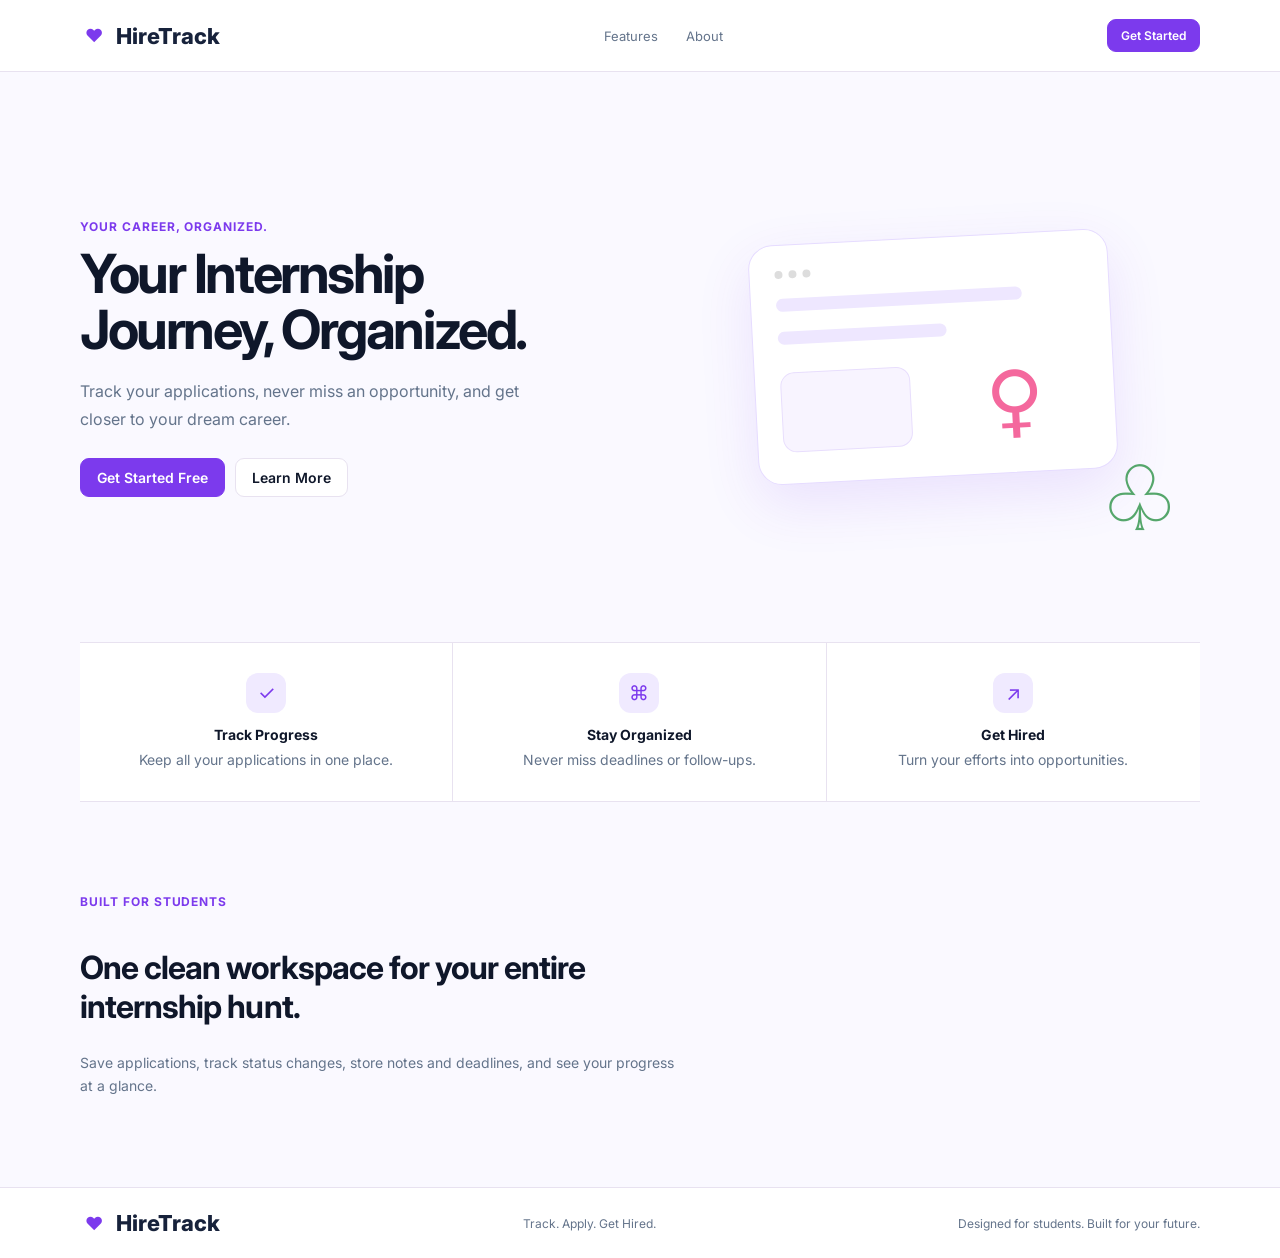
<file: index.html>
<!DOCTYPE html>
<html lang="en">
<head>
  <meta charset="UTF-8">
  <meta name="viewport" content="width=device-width, initial-scale=1.0">
  <title>HireTrack — Track. Apply. Get Hired.</title>
  <link rel="preconnect" href="https://fonts.googleapis.com">
  <link rel="preconnect" href="https://fonts.gstatic.com" crossorigin>
  <link href="https://fonts.googleapis.com/css2?family=Inter:wght@400;500;600;700;800&display=swap" rel="stylesheet">
  <link rel="stylesheet" href="style.css">
</head>
<body>
  <header class="landing-nav">
    <a class="brand" href="index.html"><span class="brand-mark">♥</span><span>HireTrack</span></a>
    <nav>
      <a href="#features">Features</a>
      <a href="#about">About</a>
    </nav>
    <a class="btn btn-primary btn-sm" href="dashboard.html">Get Started</a>
  </header>

  <main>
    <section class="hero landing-container">
      <div class="hero-copy">
        <span class="eyebrow">Your career, organized.</span>
        <h1>Your Internship<br>Journey, Organized.</h1>
        <p>Track your applications, never miss an opportunity, and get closer to your dream career.</p>
        <div class="hero-actions">
          <a class="btn btn-primary" href="dashboard.html">Get Started Free</a>
          <a class="btn btn-secondary" href="#features">Learn More</a>
        </div>
      </div>
      <div class="hero-art" aria-label="Illustration placeholder">
        <div class="art-window">
          <div class="art-top"><i></i><i></i><i></i></div>
          <div class="art-line w80"></div>
          <div class="art-line w55"></div>
          <div class="art-card"></div>
          <div class="art-person">♀</div>
        </div>
        <div class="plant">♧</div>
      </div>
    </section>

    <section id="features" class="feature-strip landing-container">
      <article><div class="feature-icon">✓</div><h3>Track Progress</h3><p>Keep all your applications in one place.</p></article>
      <article><div class="feature-icon">⌘</div><h3>Stay Organized</h3><p>Never miss deadlines or follow-ups.</p></article>
      <article><div class="feature-icon">↗</div><h3>Get Hired</h3><p>Turn your efforts into opportunities.</p></article>
    </section>

    <section id="about" class="simple-section landing-container">
      <span class="eyebrow">Built for students</span>
      <h2>One clean workspace for your entire internship hunt.</h2>
      <p>Save applications, track status changes, store notes and deadlines, and see your progress at a glance.</p>
    </section>
  </main>

  <footer class="landing-footer">
    <div class="landing-container footer-inner">
      <a class="brand" href="index.html"><span class="brand-mark">♥</span><span>HireTrack</span></a>
      <span>Track. Apply. Get Hired.</span>
      <span>Designed for students. Built for your future.</span>
    </div>
  </footer>
</body>
</html>
</file>
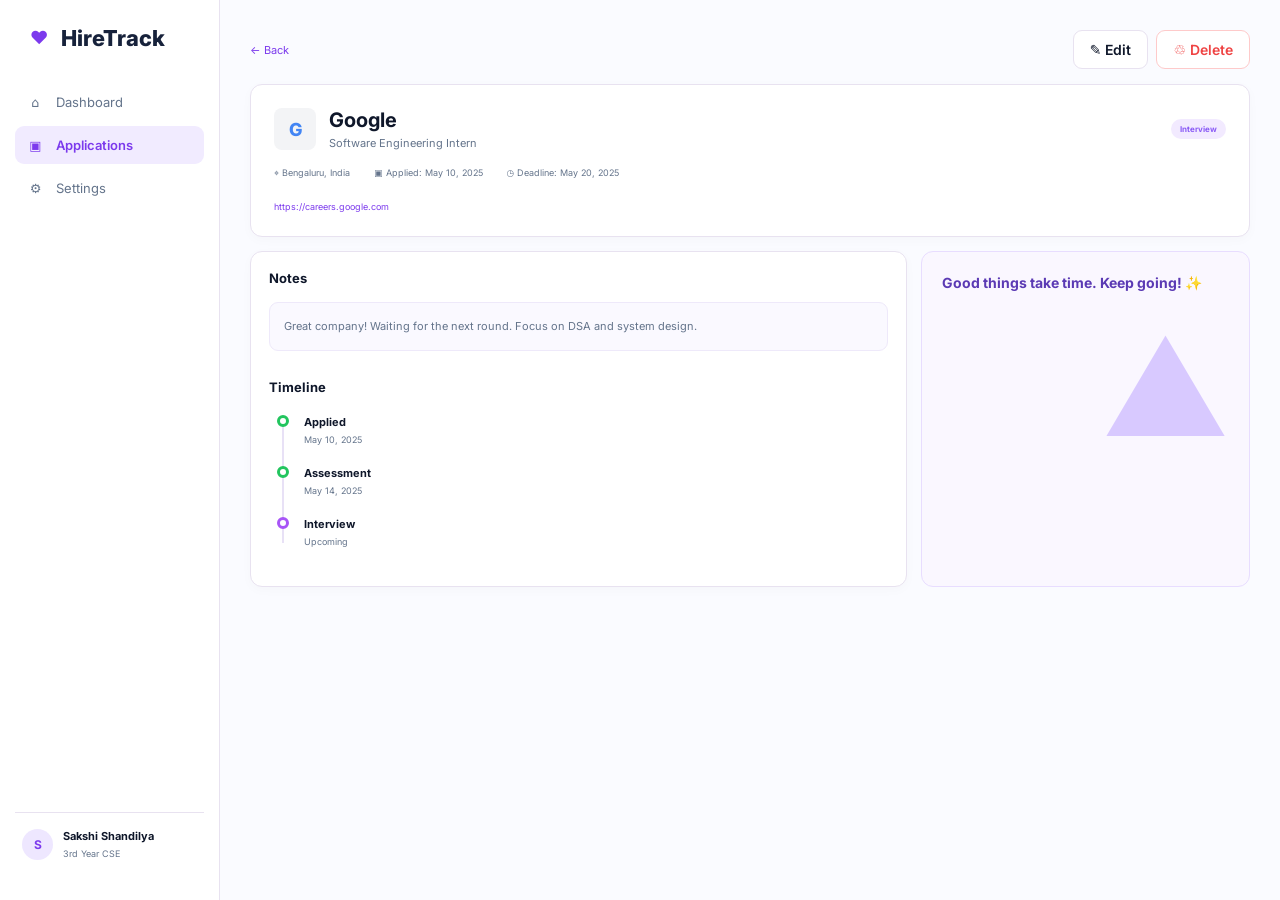
<file: application-details.html>
<!DOCTYPE html>
<html lang="en">
<head>
  <meta charset="UTF-8">
  <meta name="viewport" content="width=device-width, initial-scale=1.0">
  <title>Application Details — HireTrack</title>
  <link rel="preconnect" href="https://fonts.googleapis.com">
  <link rel="preconnect" href="https://fonts.gstatic.com" crossorigin>
  <link href="https://fonts.googleapis.com/css2?family=Inter:wght@400;500;600;700;800&display=swap" rel="stylesheet">
  <link rel="stylesheet" href="style.css">
</head>
<body class="app-body">
  <div class="app-shell">
    <aside class="sidebar">
      <a class="brand" href="dashboard.html"><span class="brand-mark">♥</span><span>HireTrack</span></a>
      <nav class="side-nav">
        <a href="dashboard.html"><span>⌂</span>Dashboard</a>
        <a class="active" href="applications.html"><span>▣</span>Applications</a>
        <a href="settings.html"><span>⚙</span>Settings</a>
      </nav>
      <div class="sidebar-user"><div class="avatar">S</div><div><strong>Sakshi Shandilya</strong><small>3rd Year CSE</small></div></div>
    </aside>

    <main class="app-main">
      <div class="detail-toolbar">
        <a href="applications.html" class="back-link">← Back</a>
        <div><button class="btn btn-secondary">✎ Edit</button><button class="btn btn-danger">♲ Delete</button></div>
      </div>

      <section class="panel detail-header">
        <div class="detail-title"><span class="company-icon google big">G</span><div><h1>Google</h1><p>Software Engineering Intern</p></div><span class="pill interview">Interview</span></div>
        <div class="detail-meta"><span>⌖ Bengaluru, India</span><span>▣ Applied: May 10, 2025</span><span>◷ Deadline: May 20, 2025</span></div>
        <a href="#">https://careers.google.com</a>
      </section>

      <section class="detail-grid">
        <div class="panel">
          <div class="panel-head"><h2>Notes</h2></div>
          <p class="note-box">Great company! Waiting for the next round. Focus on DSA and system design.</p>
          <div class="panel-head timeline-head"><h2>Timeline</h2></div>
          <div class="timeline">
            <div class="timeline-item done"><i></i><div><b>Applied</b><small>May 10, 2025</small></div></div>
            <div class="timeline-item done"><i></i><div><b>Assessment</b><small>May 14, 2025</small></div></div>
            <div class="timeline-item current"><i></i><div><b>Interview</b><small>Upcoming</small></div></div>
          </div>
        </div>
        <div class="detail-tip"><h3>Good things take time. Keep going! ✨</h3><div class="mountain-art">▲</div></div>
      </section>
    </main>
  </div>
</body>
</html>
</file>
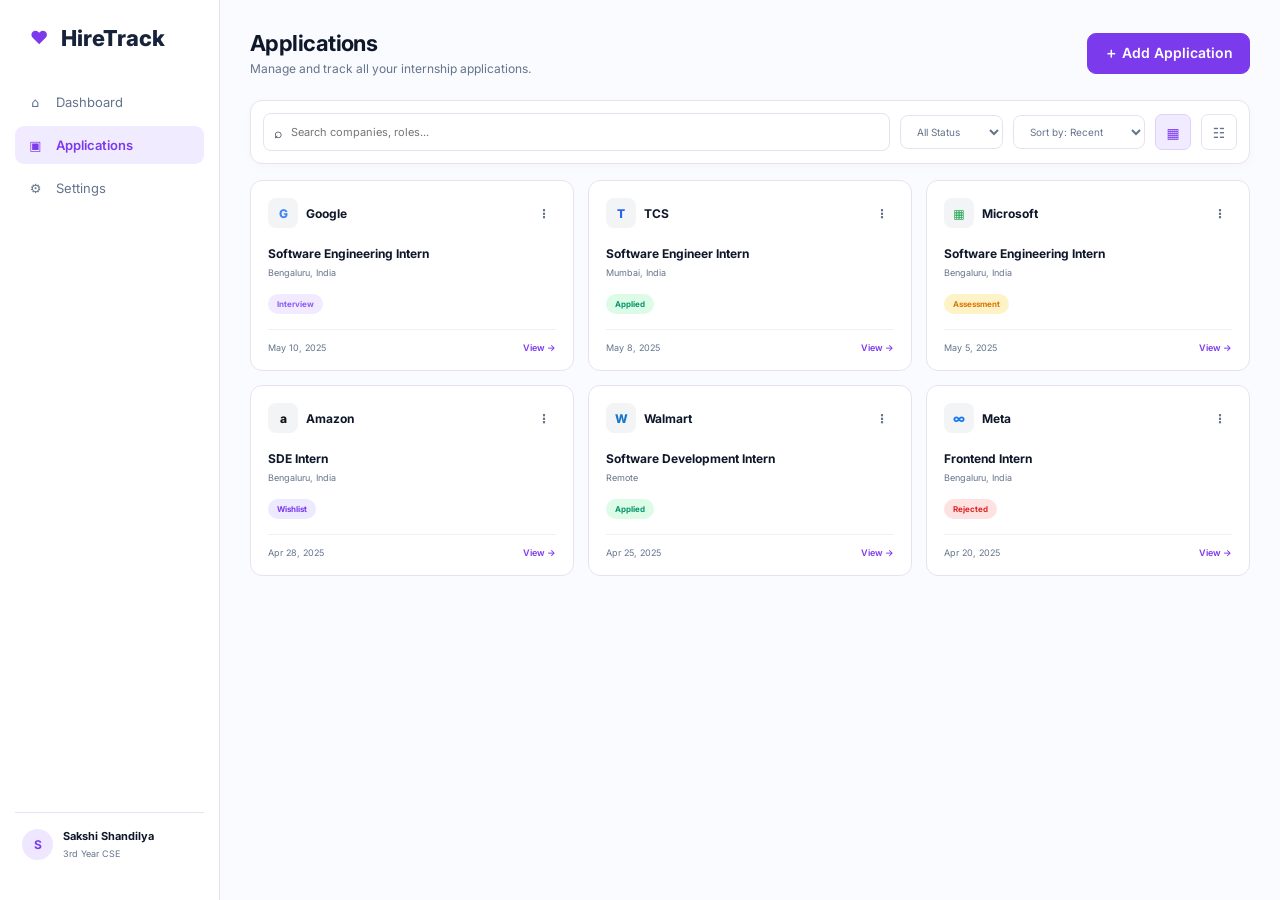
<file: applications.html>
<!DOCTYPE html>
<html lang="en">
<head>
  <meta charset="UTF-8">
  <meta name="viewport" content="width=device-width, initial-scale=1.0">
  <title>Applications — HireTrack</title>
  <link rel="preconnect" href="https://fonts.googleapis.com">
  <link rel="preconnect" href="https://fonts.gstatic.com" crossorigin>
  <link href="https://fonts.googleapis.com/css2?family=Inter:wght@400;500;600;700;800&display=swap" rel="stylesheet">
  <link rel="stylesheet" href="style.css">
</head>
<body class="app-body">
  <div class="app-shell">
    <aside class="sidebar">
      <a class="brand" href="dashboard.html"><span class="brand-mark">♥</span><span>HireTrack</span></a>
      <nav class="side-nav">
        <a href="dashboard.html"><span>⌂</span>Dashboard</a>
        <a class="active" href="applications.html"><span>▣</span>Applications</a>
        <a href="settings.html"><span>⚙</span>Settings</a>
      </nav>
      <div class="sidebar-user"><div class="avatar">S</div><div><strong>Sakshi Shandilya</strong><small>3rd Year CSE</small></div></div>
    </aside>

    <main class="app-main">
      <div class="topbar">
        <div><h1>Applications</h1><p>Manage and track all your internship applications.</p></div>
        <button class="btn btn-primary" data-open-modal>＋ Add Application</button>
      </div>

      <div class="toolbar panel">
        <div class="search-box"><span>⌕</span><input id="searchInput" type="search" placeholder="Search companies, roles..."></div>
        <select id="statusFilter"><option>All Status</option><option>Applied</option><option>Interview</option><option>Assessment</option><option>Rejected</option><option>Selected</option></select>
        <select id="sortFilter"><option>Sort by: Recent</option><option>Sort by: Company</option><option>Sort by: Status</option></select>
        <button class="view-btn active">▦</button><button class="view-btn">☷</button>
      </div>

      <section id="applicationCards" class="cards-grid">
        <article class="application-card" data-company="Google" data-role="Software Engineering Intern" data-status="Interview">
          <div class="card-company"><span class="company-icon google">G</span><span>Google</span><button>⋮</button></div>
          <h3>Software Engineering Intern</h3><p>Bengaluru, India</p><span class="pill interview">Interview</span><div class="card-bottom"><small>May 10, 2025</small><a href="application-details.html">View →</a></div>
        </article>
        <article class="application-card" data-company="TCS" data-role="Software Engineer Intern" data-status="Applied">
          <div class="card-company"><span class="company-icon tcs">T</span><span>TCS</span><button>⋮</button></div>
          <h3>Software Engineer Intern</h3><p>Mumbai, India</p><span class="pill applied">Applied</span><div class="card-bottom"><small>May 8, 2025</small><a href="application-details.html">View →</a></div>
        </article>
        <article class="application-card" data-company="Microsoft" data-role="Software Engineering Intern" data-status="Assessment">
          <div class="card-company"><span class="company-icon microsoft">▦</span><span>Microsoft</span><button>⋮</button></div>
          <h3>Software Engineering Intern</h3><p>Bengaluru, India</p><span class="pill assessment">Assessment</span><div class="card-bottom"><small>May 5, 2025</small><a href="application-details.html">View →</a></div>
        </article>
        <article class="application-card" data-company="Amazon" data-role="SDE Intern" data-status="Wishlist">
          <div class="card-company"><span class="company-icon amazon">a</span><span>Amazon</span><button>⋮</button></div>
          <h3>SDE Intern</h3><p>Bengaluru, India</p><span class="pill wishlist">Wishlist</span><div class="card-bottom"><small>Apr 28, 2025</small><a href="application-details.html">View →</a></div>
        </article>
        <article class="application-card" data-company="Walmart" data-role="Software Development Intern" data-status="Applied">
          <div class="card-company"><span class="company-icon walmart">W</span><span>Walmart</span><button>⋮</button></div>
          <h3>Software Development Intern</h3><p>Remote</p><span class="pill applied">Applied</span><div class="card-bottom"><small>Apr 25, 2025</small><a href="application-details.html">View →</a></div>
        </article>
        <article class="application-card" data-company="Meta" data-role="Frontend Intern" data-status="Rejected">
          <div class="card-company"><span class="company-icon meta">∞</span><span>Meta</span><button>⋮</button></div>
          <h3>Frontend Intern</h3><p>Bengaluru, India</p><span class="pill rejected">Rejected</span><div class="card-bottom"><small>Apr 20, 2025</small><a href="application-details.html">View →</a></div>
        </article>
      </section>
    </main>
  </div>
  <div id="modalRoot"></div>
  <script src="app.js"></script>
</body>
</html>
</file>
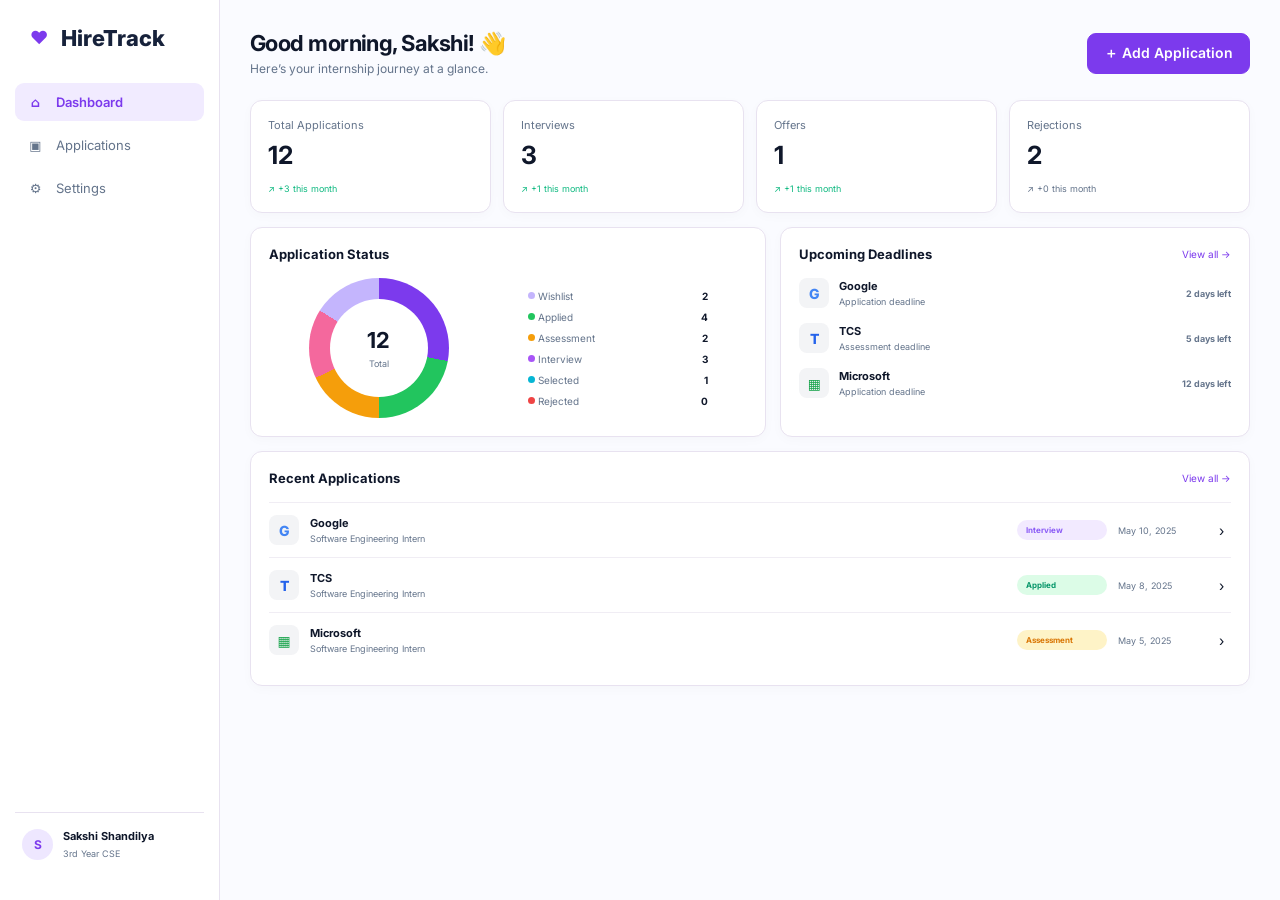
<file: dashboard.html>
<!DOCTYPE html>
<html lang="en">
<head>
  <meta charset="UTF-8">
  <meta name="viewport" content="width=device-width, initial-scale=1.0">
  <title>Dashboard — HireTrack</title>
  <link rel="preconnect" href="https://fonts.googleapis.com">
  <link rel="preconnect" href="https://fonts.gstatic.com" crossorigin>
  <link href="https://fonts.googleapis.com/css2?family=Inter:wght@400;500;600;700;800&display=swap" rel="stylesheet">
  <link rel="stylesheet" href="style.css">
</head>
<body class="app-body">
  <div class="app-shell">
    <aside class="sidebar">
      <a class="brand" href="dashboard.html"><span class="brand-mark">♥</span><span>HireTrack</span></a>
      <nav class="side-nav">
        <a class="active" href="dashboard.html"><span>⌂</span>Dashboard</a>
        <a href="applications.html"><span>▣</span>Applications</a>
        <a href="settings.html"><span>⚙</span>Settings</a>
      </nav>
      <div class="sidebar-user">
        <div class="avatar">S</div>
        <div><strong>Sakshi Shandilya</strong><small>3rd Year CSE</small></div>
      </div>
    </aside>

    <main class="app-main">
      <div class="topbar">
        <div>
          <h1>Good morning, Sakshi! 👋</h1>
          <p>Here’s your internship journey at a glance.</p>
        </div>
        <button class="btn btn-primary" data-open-modal>＋ Add Application</button>
      </div>

      <section class="stats-grid">
        <div class="stat-card"><span>Total Applications</span><strong id="totalApplications">12</strong><small class="positive">↗ +3 this month</small></div>
        <div class="stat-card"><span>Interviews</span><strong>3</strong><small class="positive">↗ +1 this month</small></div>
        <div class="stat-card"><span>Offers</span><strong>1</strong><small class="positive">↗ +1 this month</small></div>
        <div class="stat-card"><span>Rejections</span><strong>2</strong><small>↗ +0 this month</small></div>
      </section>

      <section class="dashboard-grid">
        <div class="panel status-panel">
          <div class="panel-head"><h2>Application Status</h2></div>
          <div class="status-content">
            <div class="donut"><div><strong>12</strong><span>Total</span></div></div>
            <ul class="legend">
              <li><span class="dot wishlist"></span>Wishlist <b>2</b></li>
              <li><span class="dot applied"></span>Applied <b>4</b></li>
              <li><span class="dot assessment"></span>Assessment <b>2</b></li>
              <li><span class="dot interview"></span>Interview <b>3</b></li>
              <li><span class="dot selected"></span>Selected <b>1</b></li>
              <li><span class="dot rejected"></span>Rejected <b>0</b></li>
            </ul>
          </div>
        </div>

        <div class="panel">
          <div class="panel-head"><h2>Upcoming Deadlines</h2><a href="applications.html">View all →</a></div>
          <div class="deadline-list">
            <div><span class="company-icon google">G</span><div><b>Google</b><small>Application deadline</small></div><strong>2 days left</strong></div>
            <div><span class="company-icon tcs">T</span><div><b>TCS</b><small>Assessment deadline</small></div><strong>5 days left</strong></div>
            <div><span class="company-icon microsoft">▦</span><div><b>Microsoft</b><small>Application deadline</small></div><strong>12 days left</strong></div>
          </div>
        </div>
      </section>

      <section class="panel">
        <div class="panel-head"><h2>Recent Applications</h2><a href="applications.html">View all →</a></div>
        <div class="application-list">
          <a class="application-row" href="application-details.html"><span class="company-icon google">G</span><div><b>Google</b><small>Software Engineering Intern</small></div><span class="pill interview">Interview</span><time>May 10, 2025</time><span>›</span></a>
          <a class="application-row" href="application-details.html"><span class="company-icon tcs">T</span><div><b>TCS</b><small>Software Engineering Intern</small></div><span class="pill applied">Applied</span><time>May 8, 2025</time><span>›</span></a>
          <a class="application-row" href="application-details.html"><span class="company-icon microsoft">▦</span><div><b>Microsoft</b><small>Software Engineering Intern</small></div><span class="pill assessment">Assessment</span><time>May 5, 2025</time><span>›</span></a>
        </div>
      </section>
    </main>
  </div>

  <div id="modalRoot"></div>
  <script src="app.js"></script>
</body>
</html>
</file>
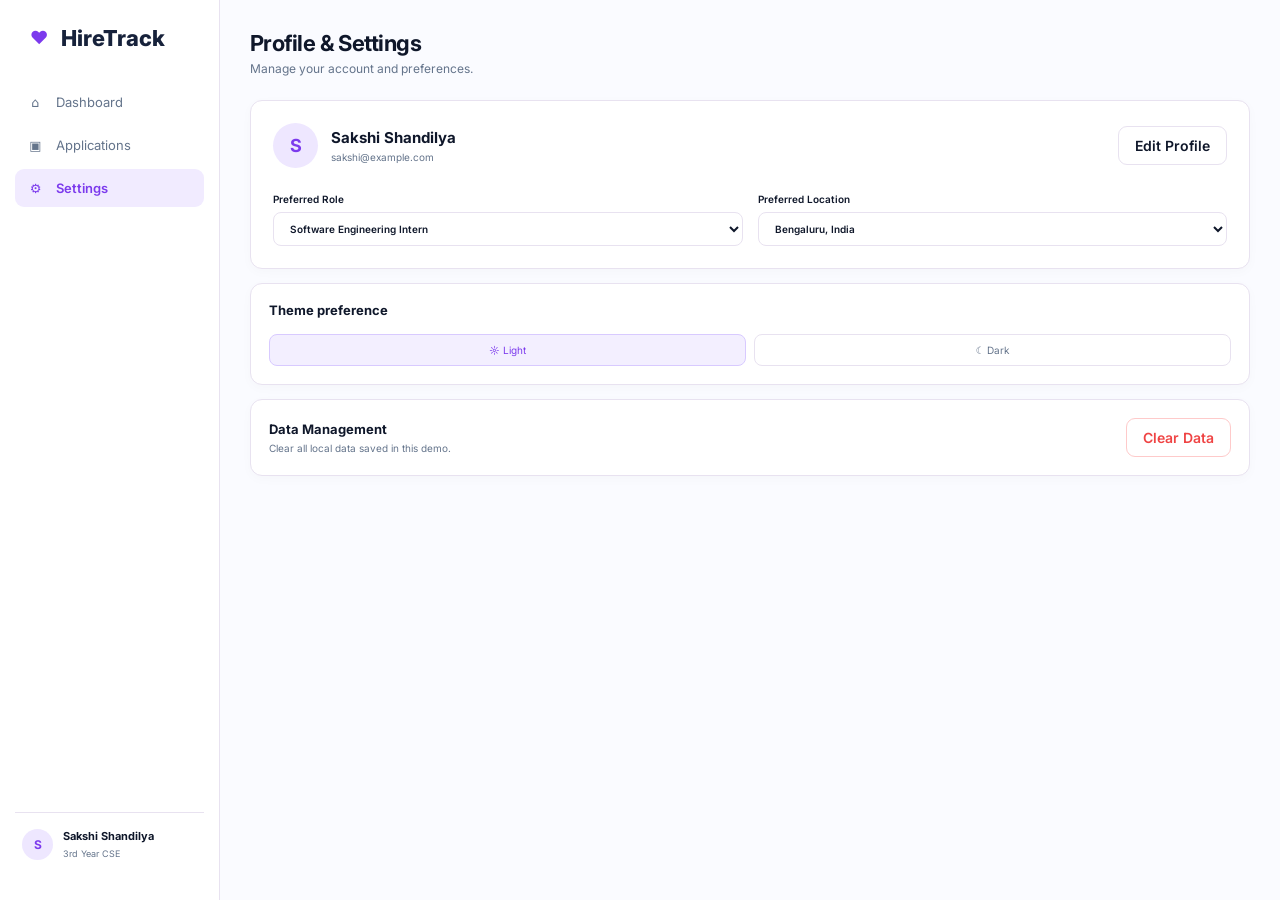
<file: settings.html>
<!DOCTYPE html>
<html lang="en">
<head>
  <meta charset="UTF-8">
  <meta name="viewport" content="width=device-width, initial-scale=1.0">
  <title>Profile & Settings — HireTrack</title>
  <link rel="preconnect" href="https://fonts.googleapis.com">
  <link rel="preconnect" href="https://fonts.gstatic.com" crossorigin>
  <link href="https://fonts.googleapis.com/css2?family=Inter:wght@400;500;600;700;800&display=swap" rel="stylesheet">
  <link rel="stylesheet" href="style.css">
</head>
<body class="app-body">
  <div class="app-shell">
    <aside class="sidebar">
      <a class="brand" href="dashboard.html"><span class="brand-mark">♥</span><span>HireTrack</span></a>
      <nav class="side-nav">
        <a href="dashboard.html"><span>⌂</span>Dashboard</a>
        <a href="applications.html"><span>▣</span>Applications</a>
        <a class="active" href="settings.html"><span>⚙</span>Settings</a>
      </nav>
      <div class="sidebar-user"><div class="avatar">S</div><div><strong>Sakshi Shandilya</strong><small>3rd Year CSE</small></div></div>
    </aside>

    <main class="app-main">
      <div class="topbar"><div><h1>Profile & Settings</h1><p>Manage your account and preferences.</p></div></div>
      <section class="panel profile-card">
        <div class="profile-head"><div class="profile-avatar">S</div><div><h2>Sakshi Shandilya</h2><p>sakshi@example.com</p></div><button class="btn btn-secondary">Edit Profile</button></div>
        <div class="form-grid">
          <label>Preferred Role<select><option>Software Engineering Intern</option><option>Frontend Intern</option><option>Data Analyst Intern</option></select></label>
          <label>Preferred Location<select><option>Bengaluru, India</option><option>Remote</option><option>Mumbai, India</option></select></label>
        </div>
      </section>

      <section class="panel">
        <div class="panel-head"><h2>Theme preference</h2></div>
        <div class="theme-toggle"><button class="active" data-theme="light">☼ Light</button><button data-theme="dark">☾ Dark</button></div>
      </section>

      <section class="panel danger-panel">
        <div><h2>Data Management</h2><p>Clear all local data saved in this demo.</p></div>
        <button class="btn btn-danger" id="clearData">Clear Data</button>
      </section>
    </main>
  </div>
  <script src="app.js"></script>
</body>
</html>
</file>
<file: style.css>
:root{
  --primary:#7c3aed; --primary-2:#8b5cf6; --accent:#f4689d;
  --bg:#faf9ff; --surface:#fff; --text:#0f172a; --muted:#64748b;
  --border:#e8e2f0; --hover:#ede9fe; --success:#10b981; --warning:#f59e0b; --error:#ef4444;
  --radius:12px; --shadow:0 8px 24px rgba(15,23,42,.06);
}
*{box-sizing:border-box}
html{scroll-behavior:smooth}
body{margin:0;font-family:Inter,system-ui,sans-serif;color:var(--text);background:var(--bg);font-size:14px}
a{text-decoration:none;color:inherit}
button,input,select{font:inherit}
button{cursor:pointer}
.landing-container{width:min(1120px,calc(100% - 40px));margin:auto}
.brand{display:flex;align-items:center;gap:9px;font-weight:800;font-size:22px;color:#17223b}
.brand-mark{display:inline-grid;place-items:center;width:27px;height:27px;color:var(--primary);font-size:18px}
.landing-nav{height:72px;background:#fff;border-bottom:1px solid var(--border);display:flex;align-items:center;justify-content:space-between;padding:0 max(20px,calc((100% - 1120px)/2))}
.landing-nav nav{display:flex;gap:28px;color:var(--muted);font-size:13px}
.btn{border:1px solid var(--border);border-radius:9px;padding:10px 16px;background:#fff;font-weight:600;transition:.2s}
.btn:hover{transform:translateY(-1px);box-shadow:var(--shadow)}
.btn-primary{background:var(--primary);border-color:var(--primary);color:#fff}
.btn-secondary{background:#fff;color:var(--text)}
.btn-danger{background:#fff;color:var(--error);border-color:#fecaca}
.btn-sm{padding:8px 13px;font-size:12px}
.hero{min-height:570px;display:grid;grid-template-columns:1fr 1fr;align-items:center;gap:50px}
.eyebrow{display:inline-block;color:var(--primary);font-size:12px;font-weight:700;text-transform:uppercase;letter-spacing:.08em;margin-bottom:12px}
.hero h1{font-size:54px;line-height:1.04;margin:0 0 20px;letter-spacing:-.045em}
.hero p{max-width:470px;color:var(--muted);font-size:16px;line-height:1.7}
.hero-actions{display:flex;gap:10px;margin-top:25px}
.hero-art{height:390px;position:relative;display:grid;place-items:center}
.art-window{width:360px;height:240px;border:1px solid #e6dcff;border-radius:24px;background:#fff;box-shadow:0 20px 55px rgba(124,58,237,.12);padding:25px;transform:rotate(-3deg)}
.art-top{display:flex;gap:6px}.art-top i{width:8px;height:8px;border-radius:50%;background:#ddd}
.art-line{height:13px;border-radius:10px;background:#eee7ff;margin-top:20px}.w80{width:80%}.w55{width:55%}
.art-card{width:130px;height:80px;border-radius:14px;background:#f8f4ff;margin-top:28px;border:1px solid #e8defd}
.art-person{position:absolute;font-size:80px;color:var(--accent);right:70px;bottom:25px}
.plant{position:absolute;font-size:90px;color:#55a66b;right:20px;bottom:0}
.feature-strip{display:grid;grid-template-columns:repeat(3,1fr);border-top:1px solid var(--border);border-bottom:1px solid var(--border);background:#fff}
.feature-strip article{padding:30px;text-align:center;border-right:1px solid var(--border)}.feature-strip article:last-child{border:0}
.feature-icon{margin:auto;width:40px;height:40px;display:grid;place-items:center;background:#f0eaff;color:var(--primary);border-radius:12px;font-size:20px}
.feature-strip h3{font-size:14px;margin:13px 0 6px}.feature-strip p,.simple-section p{color:var(--muted);margin:0;line-height:1.6}
.simple-section{padding:90px 0}.simple-section h2{font-size:32px;max-width:620px;letter-spacing:-.03em}.simple-section p{max-width:600px}
.landing-footer{border-top:1px solid var(--border);background:#fff}.footer-inner{min-height:70px;display:flex;align-items:center;justify-content:space-between;color:var(--muted);font-size:12px}

.app-body{min-height:100vh;background:#fafbff}.app-shell{display:flex;min-height:100vh}
.sidebar{width:220px;background:#fff;border-right:1px solid var(--border);padding:24px 15px;display:flex;flex-direction:column;position:fixed;inset:0 auto 0 0}
.sidebar .brand{padding:0 10px 32px}.side-nav{display:grid;gap:5px}.side-nav a{display:flex;align-items:center;gap:12px;padding:11px 12px;border-radius:9px;color:var(--muted);font-size:13px}.side-nav a:hover,.side-nav a.active{background:#f1ebff;color:var(--primary);font-weight:600}.side-nav a span{width:17px;text-align:center}
.sidebar-user{margin-top:auto;border-top:1px solid var(--border);padding:16px 7px;display:flex;align-items:center;gap:10px}.avatar{width:31px;height:31px;border-radius:50%;display:grid;place-items:center;background:#eee7ff;color:var(--primary);font-weight:700;font-size:12px}.sidebar-user strong{font-size:11px;display:block}.sidebar-user small{color:var(--muted);font-size:9px}
.app-main{margin-left:220px;width:calc(100% - 220px);max-width:1280px;padding:30px}
.topbar,.detail-toolbar{display:flex;align-items:center;justify-content:space-between;margin-bottom:24px}.topbar h1{font-size:22px;margin:0 0 5px;letter-spacing:-.025em}.topbar p{margin:0;color:var(--muted);font-size:12px}
.stats-grid{display:grid;grid-template-columns:repeat(4,1fr);gap:12px;margin-bottom:14px}.stat-card,.panel{background:#fff;border:1px solid var(--border);border-radius:var(--radius);box-shadow:0 3px 12px rgba(15,23,42,.025)}.stat-card{padding:17px}.stat-card span{font-size:11px;color:var(--muted);display:block}.stat-card strong{display:block;font-size:25px;margin:8px 0}.stat-card small{font-size:9px;color:var(--muted)}.positive{color:var(--success)!important}
.dashboard-grid{display:grid;grid-template-columns:1.1fr 1fr;gap:14px;margin-bottom:14px}.panel{padding:18px}.panel-head{display:flex;justify-content:space-between;align-items:center;margin-bottom:16px}.panel-head h2{font-size:13px;margin:0}.panel-head a{font-size:10px;color:var(--primary)}
.status-content{display:flex;align-items:center;justify-content:space-around}.donut{width:140px;height:140px;border-radius:50%;background:conic-gradient(var(--primary) 0 28%,#22c55e 28% 50%,#f59e0b 50% 68%,#f4689d 68% 84%,#c4b5fd 84% 100%);display:grid;place-items:center}.donut:before{content:"";position:absolute;width:98px;height:98px;background:#fff;border-radius:50%}.donut>div{position:relative;text-align:center}.donut strong{font-size:22px;display:block}.donut span{font-size:9px;color:var(--muted)}
.legend{list-style:none;margin:0;padding:0;width:180px;display:grid;gap:9px}.legend li{display:grid;grid-template-columns:10px 1fr auto;align-items:center;font-size:10px;color:var(--muted)}.legend b{color:var(--text)}.dot{width:7px;height:7px;border-radius:50%}.wishlist{background:#c4b5fd}.applied{background:#22c55e}.assessment{background:#f59e0b}.interview{background:#a855f7}.selected{background:#06b6d4}.rejected{background:#ef4444}
.deadline-list{display:grid;gap:15px}.deadline-list>div{display:grid;grid-template-columns:30px 1fr auto;align-items:center;gap:10px}.company-icon{width:30px;height:30px;border-radius:8px;display:grid;place-items:center;font-weight:800;background:#f3f4f6}.company-icon.google{color:#4285f4}.company-icon.tcs{color:#2563eb}.company-icon.microsoft{color:#16a34a}.company-icon.amazon{color:#111}.company-icon.walmart{color:#1677c8}.company-icon.meta{color:#1877f2}.deadline-list b,.application-row b{display:block;font-size:11px}.deadline-list small,.application-row small{display:block;font-size:9px;color:var(--muted);margin-top:3px}.deadline-list strong{font-size:9px;color:var(--muted)}
.application-list{display:grid}.application-row{display:grid;grid-template-columns:30px 1fr 90px 90px 12px;align-items:center;gap:11px;padding:12px 0;border-top:1px solid #f0edf4}.application-row time{font-size:9px;color:var(--muted)}
.pill{display:inline-block;border-radius:20px;padding:5px 9px;font-size:8px;font-weight:700;background:#f3f4f6;color:#64748b}.pill.interview{background:#f2eaff;color:#8b5cf6}.pill.applied{background:#dcfce7;color:#059669}.pill.assessment{background:#fef3c7;color:#d97706}.pill.rejected{background:#fee2e2;color:#dc2626}.pill.wishlist{background:#ede9fe;color:#7c3aed}
.toolbar{display:flex;gap:10px;align-items:center;margin-bottom:16px;padding:12px}.search-box{height:38px;border:1px solid var(--border);border-radius:8px;display:flex;align-items:center;gap:7px;padding:0 10px;flex:1}.search-box input{border:0;outline:0;width:100%;font-size:11px}.toolbar select,.theme-toggle button,.form-grid select{border:1px solid var(--border);background:#fff;border-radius:8px;padding:9px 12px;color:var(--muted);font-size:10px}.view-btn{border:1px solid var(--border);background:#fff;border-radius:7px;width:36px;height:36px;color:var(--muted)}.view-btn.active{background:#f1ebff;color:var(--primary);border-color:#ddd0ff}
.cards-grid{display:grid;grid-template-columns:repeat(3,1fr);gap:14px}.application-card{background:#fff;border:1px solid var(--border);border-radius:12px;padding:17px;transition:.2s}.application-card:hover{transform:translateY(-2px);box-shadow:var(--shadow)}.card-company{display:flex;align-items:center;gap:8px;font-weight:700;font-size:12px}.card-company button{margin-left:auto;border:0;background:none;color:var(--muted)}.application-card h3{font-size:12px;margin:18px 0 6px}.application-card>p{font-size:9px;color:var(--muted);margin:0 0 15px}.card-bottom{border-top:1px solid #f1eef5;margin-top:15px;padding-top:12px;display:flex;justify-content:space-between}.card-bottom small{color:var(--muted);font-size:9px}.card-bottom a{font-size:9px;color:var(--primary);font-weight:600}
.detail-toolbar{margin-bottom:15px}.back-link{color:var(--primary);font-size:11px}.detail-toolbar>div{display:flex;gap:8px}.detail-header{padding:23px;margin-bottom:14px}.detail-title{display:flex;align-items:center;gap:13px}.detail-title h1{font-size:20px;margin:0}.detail-title p{font-size:11px;color:var(--muted);margin:4px 0 0}.company-icon.big{width:42px;height:42px;font-size:18px}.detail-title .pill{margin-left:auto}.detail-meta{display:flex;gap:24px;color:var(--muted);font-size:9px;margin:17px 0}.detail-header>a{font-size:9px;color:var(--primary)}.detail-grid{display:grid;grid-template-columns:2fr 1fr;gap:14px}.note-box{background:#faf9ff;border:1px solid #eee9fa;border-radius:9px;padding:14px;color:var(--muted);font-size:11px;line-height:1.7}.timeline-head{margin-top:28px}.timeline{position:relative;margin-left:8px}.timeline:before{content:"";position:absolute;left:5px;top:5px;bottom:5px;width:2px;background:#e8e1f6}.timeline-item{position:relative;display:flex;gap:15px;margin:20px 0}.timeline-item i{position:relative;z-index:1;width:12px;height:12px;border-radius:50%;background:#fff;border:3px solid #c4b5fd}.timeline-item.done i{border-color:#22c55e}.timeline-item.current i{border-color:#a855f7}.timeline-item b{display:block;font-size:11px}.timeline-item small{font-size:9px;color:var(--muted)}.detail-tip{border:1px solid #e8ddff;border-radius:12px;background:#faf7ff;padding:20px;overflow:hidden}.detail-tip h3{font-size:14px;line-height:1.5;margin:0;color:#5b3ab4}.mountain-art{text-align:right;font-size:130px;color:#d8c9ff;line-height:.7;margin-top:50px}
.profile-card{padding:22px;margin-bottom:14px}.profile-head{display:flex;align-items:center;gap:13px;margin-bottom:25px}.profile-head h2{font-size:15px;margin:0}.profile-head p{font-size:10px;color:var(--muted);margin:4px 0 0}.profile-head .btn{margin-left:auto}.profile-avatar{width:45px;height:45px;border-radius:50%;display:grid;place-items:center;background:#eee7ff;color:var(--primary);font-size:18px;font-weight:700}.form-grid{display:grid;grid-template-columns:1fr 1fr;gap:15px}.form-grid label{font-size:10px;font-weight:600;display:grid;gap:7px}.form-grid select{width:100%;color:var(--text)}.theme-toggle{display:flex;gap:8px}.theme-toggle button{flex:1}.theme-toggle button.active{background:#f3efff;color:var(--primary);border-color:#d8caff}.danger-panel{display:flex;align-items:center;justify-content:space-between;margin-top:14px}.danger-panel h2{font-size:13px;margin:0 0 5px}.danger-panel p{font-size:10px;color:var(--muted);margin:0}
.modal-backdrop{position:fixed;inset:0;background:rgba(15,23,42,.48);display:grid;place-items:center;padding:20px;z-index:20}.modal{width:min(520px,100%);background:#fff;border-radius:14px;box-shadow:0 25px 80px rgba(0,0,0,.2);padding:22px}.modal-head{display:flex;justify-content:space-between;align-items:center}.modal-head h2{font-size:16px;margin:0}.modal-close{border:0;background:none;font-size:20px;color:var(--muted)}.modal-form{display:grid;gap:12px;margin-top:18px}.modal-form label{display:grid;gap:6px;font-size:10px;font-weight:600}.modal-form input,.modal-form select,.modal-form textarea{border:1px solid var(--border);border-radius:8px;padding:10px;outline:0;font-size:11px}.modal-form textarea{resize:vertical;min-height:75px}.modal-actions{display:flex;justify-content:flex-end;gap:8px;margin-top:5px}

body.dark{--bg:#0f1220;--surface:#171a2b;--text:#f4f4f5;--muted:#a1a1aa;--border:#2c3045}.dark .sidebar,.dark .panel,.dark .application-card,.dark .stat-card,.dark .modal{background:#171a2b}.dark .search-box,.dark .toolbar select,.dark .theme-toggle button,.dark .form-grid select{background:#171a2b;color:var(--text)}
@media(max-width:900px){.sidebar{width:180px}.app-main{margin-left:180px;width:calc(100% - 180px);padding:20px}.stats-grid{grid-template-columns:repeat(2,1fr)}.cards-grid{grid-template-columns:repeat(2,1fr)}.dashboard-grid,.detail-grid{grid-template-columns:1fr}.hero{grid-template-columns:1fr}.hero-art{order:-1;height:280px}.hero h1{font-size:44px}}
@media(max-width:650px){.sidebar{position:static;width:100%;height:auto;border-right:0;border-bottom:1px solid var(--border);padding:12px}.app-shell{display:block}.sidebar .brand{padding:5px 8px 10px}.side-nav{grid-template-columns:repeat(3,1fr)}.side-nav a{justify-content:center;font-size:10px}.sidebar-user{display:none}.app-main{margin:0;width:100%;padding:15px}.topbar{gap:10px}.topbar h1{font-size:18px}.stats-grid,.cards-grid{grid-template-columns:1fr}.toolbar{flex-wrap:wrap}.search-box{min-width:100%}.landing-nav nav{display:none}.landing-nav{padding:0 15px}.hero{min-height:auto;padding:65px 0}.feature-strip{grid-template-columns:1fr}.feature-strip article{border-right:0;border-bottom:1px solid var(--border)}.footer-inner{padding:15px;flex-direction:column;gap:8px}.form-grid{grid-template-columns:1fr}.application-row{grid-template-columns:30px 1fr auto}.application-row time,.application-row>span:last-child{display:none}.detail-meta{flex-direction:column;gap:8px}}
</file>
